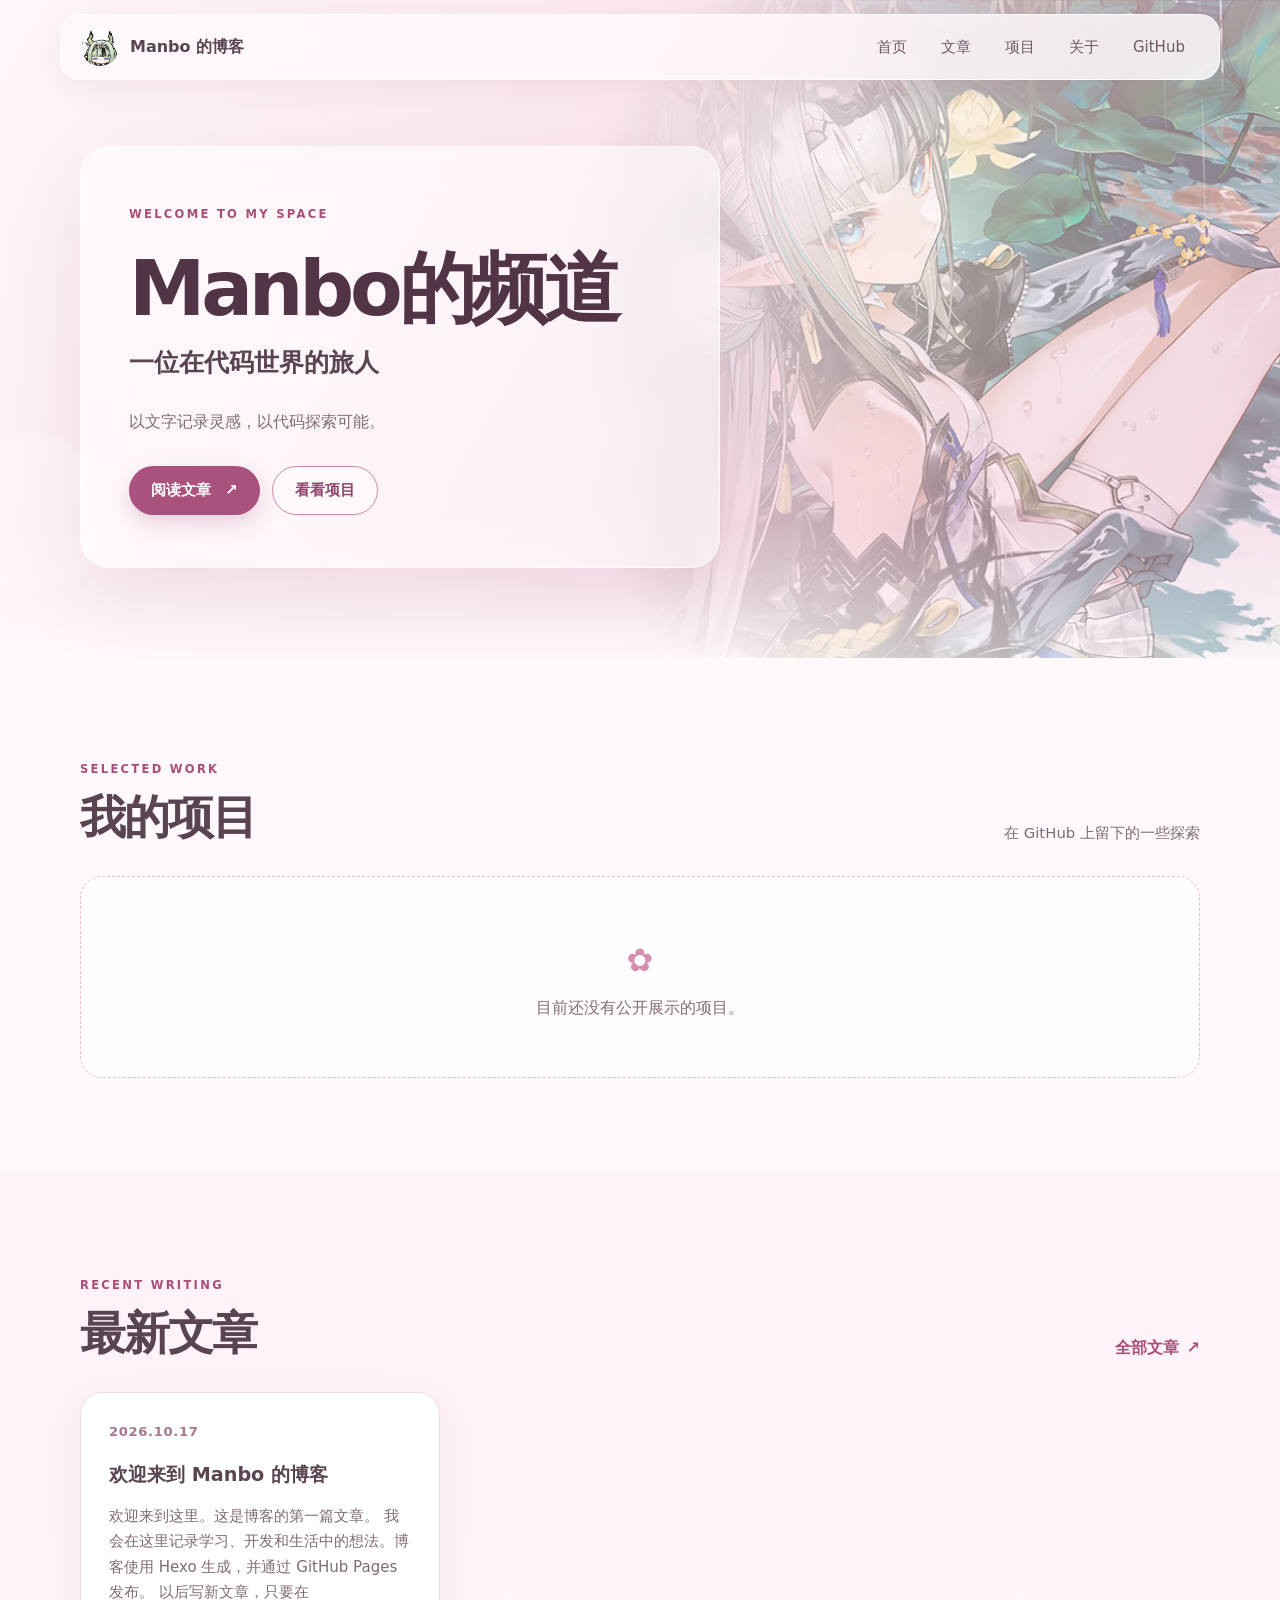
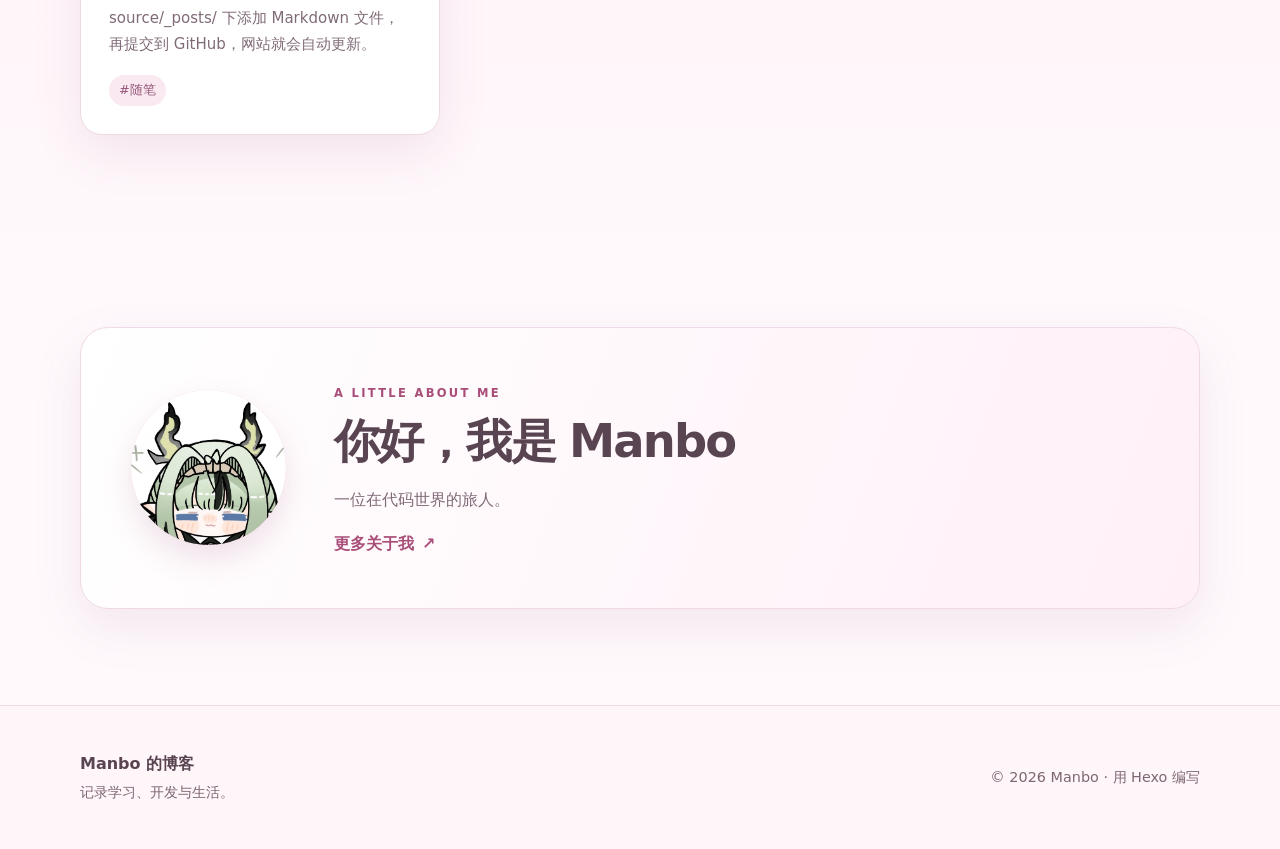
<file: index.html>
<!doctype html>
<html lang="zh-CN">
<head>
  <meta charset="utf-8">
  <meta name="viewport" content="width=device-width, initial-scale=1">
  <meta name="theme-color" content="#fff9fc">
  <meta name="description" content="Manbo 的个人博客，记录学习、开发与生活。">
  
  <link rel="canonical" href="https://manbomanbo.top/">
  <meta property="og:type" content="website">
  <meta property="og:title" content="Manbo 的博客">
  <meta property="og:url" content="https://manbomanbo.top/">
  <title>Manbo 的博客</title>
  <link rel="icon" type="image/svg+xml" href="/favicon.svg">
  <link rel="stylesheet" href="/css/manbo.css">
<meta name="generator" content="Hexo 8.1.2"></head>
<body class="">
  <a class="skip-link" href="#main-content">跳到正文</a>
  
  
<header class="site-header">
  <div class="nav-shell">
    <a class="brand" href="/" aria-label="Manbo 的博客，返回首页">
      <span class="avatar avatar-photo"><img src="/images/avatar.jpeg" alt=""></span>
      <span>Manbo 的博客</span>
    </a>
    <button class="menu-toggle" type="button" aria-controls="site-nav" aria-expanded="false" aria-label="打开导航菜单"><span></span><span></span><span></span></button>
    <nav id="site-nav" class="site-nav" aria-label="主导航">
      <a href="/">首页</a><a href="/archives/">文章</a><a href="/#projects">项目</a><a href="/about/">关于</a><a href="https://github.com/wenguozhong" target="_blank" rel="noopener noreferrer">GitHub</a>
    </nav>
  </div>
</header>

  <main id="main-content">
<section class="hero">
  <div class="hero-glow hero-glow-one"></div><div class="hero-glow hero-glow-two"></div>
  <picture class="hero-art" aria-hidden="true"><source media="(max-width: 700px)" srcset="[data-uri]"><img src="/images/hero.png" alt="" fetchpriority="high"></picture>
  <div class="container hero-content"><div class="hero-card">
    <span class="eyebrow">WELCOME TO MY SPACE</span>
    <h1>Manbo的频道</h1>
    <p class="hero-subtitle">一位在代码世界的旅人</p>
    <p class="hero-note">以文字记录灵感，以代码探索可能。</p>
    <div class="hero-actions"><a class="button button-primary" href="/archives/">阅读文章 <span aria-hidden="true">↗</span></a><a class="button button-ghost" href="#projects">看看项目</a></div>
  </div></div>
</section>
<section id="projects" class="section container">
  <div class="section-heading"><div><span class="eyebrow">SELECTED WORK</span><h2>我的项目</h2></div><p>在 GitHub 上留下的一些探索</p></div>
  <div class="empty-state"><span aria-hidden="true">✿</span><p>目前还没有公开展示的项目。</p></div>
</section>
<section class="section section-tinted"><div class="container">
  <div class="section-heading"><div><span class="eyebrow">RECENT WRITING</span><h2>最新文章</h2></div><a class="text-link" href="/archives/">全部文章 <span aria-hidden="true">↗</span></a></div>
  <div class="post-grid">
<article class="post-card">
  <div class="post-card-meta"><time datetime="2026-10-16T16:00:00.000Z">2026.10.17</time>
    
  </div>
  <h3><a href="/2026/10/17/welcome/">欢迎来到 Manbo 的博客</a></h3>
  <p>欢迎来到这里。这是博客的第一篇文章。 我会在这里记录学习、开发和生活中的想法。博客使用 Hexo 生成，并通过 GitHub Pages 发布。 以后写新文章，只要在 source/_posts/ 下添加 Markdown 文件，再提交到 GitHub，网站就会自动更新。</p>
  <div class="tag-list"><a href="/tags/%E9%9A%8F%E7%AC%94/">#随笔</a></div>
</article>
</div>
</div></section>
<section class="section container" id="about-preview"><div class="about-preview-card">
  <div class="about-avatar"><img src="/images/avatar.jpeg" alt="Manbo 的头像" loading="lazy"></div>
  <div><span class="eyebrow">A LITTLE ABOUT ME</span><h2>你好，我是 Manbo</h2><p>一位在代码世界的旅人。</p><a class="text-link" href="/about/">更多关于我 <span aria-hidden="true">↗</span></a></div>
</div></section>
</main>
  <footer class="site-footer">
  <div class="container footer-inner">
    <div><strong>Manbo 的博客</strong><p>记录学习、开发与生活。</p></div>
    <span>© 2026 Manbo · 用 Hexo 编写</span>
  </div>
</footer>

  <script src="/js/manbo.js" defer></script>
</body>
</html>
</file>
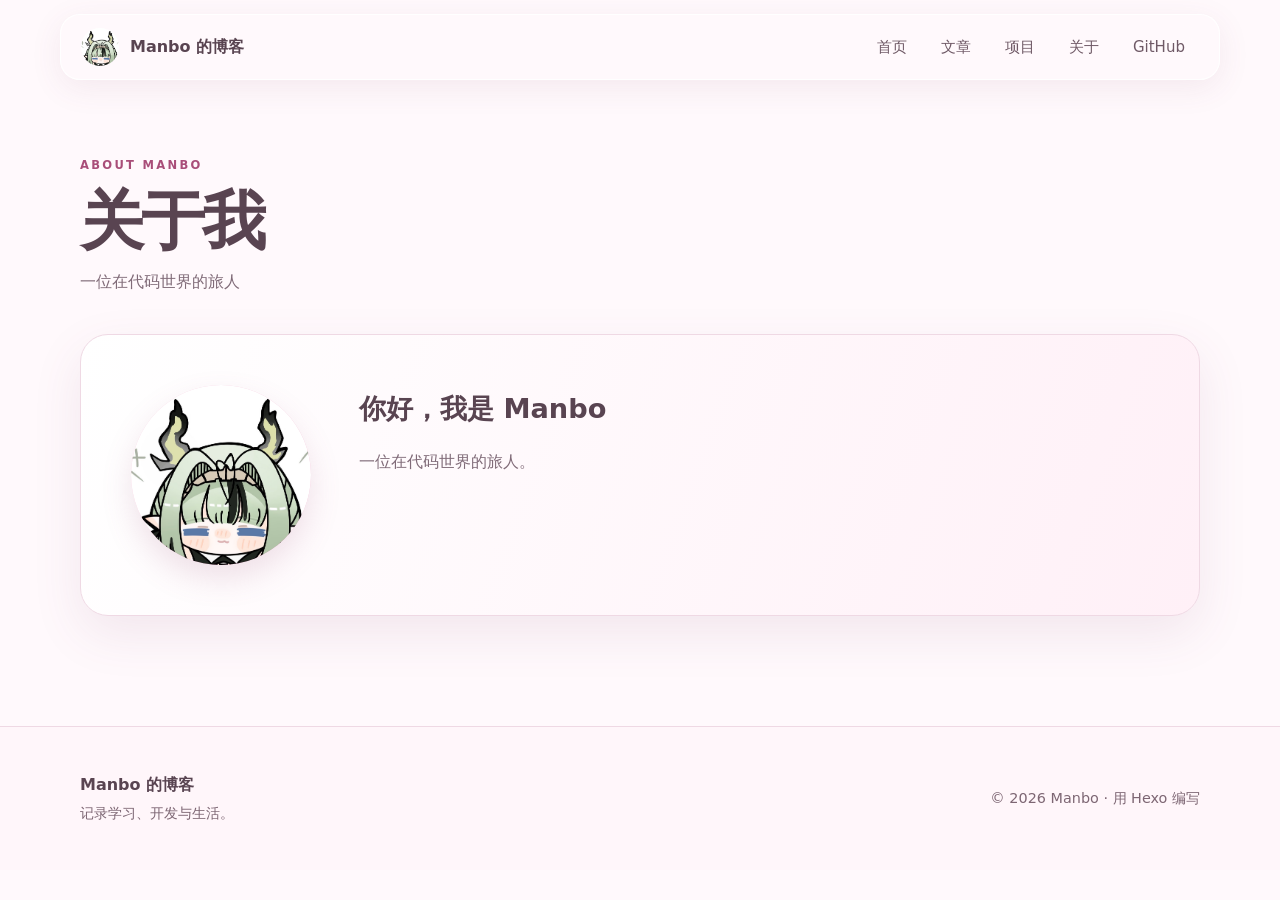
<file: about/index.html>
<!doctype html>
<html lang="zh-CN">
<head>
  <meta charset="utf-8">
  <meta name="viewport" content="width=device-width, initial-scale=1">
  <meta name="theme-color" content="#fff9fc">
  <meta name="description" content="Manbo 的个人博客，记录学习、开发与生活。">
  
  <link rel="canonical" href="https://manbomanbo.top/about/">
  <meta property="og:type" content="website">
  <meta property="og:title" content="关于我">
  <meta property="og:url" content="https://manbomanbo.top/about/">
  <title>关于我 · Manbo 的博客</title>
  <link rel="icon" type="image/svg+xml" href="/favicon.svg">
  <link rel="stylesheet" href="/css/manbo.css">
<meta name="generator" content="Hexo 8.1.2"></head>
<body class="">
  <a class="skip-link" href="#main-content">跳到正文</a>
  
  
<header class="site-header">
  <div class="nav-shell">
    <a class="brand" href="/" aria-label="Manbo 的博客，返回首页">
      <span class="avatar avatar-photo"><img src="/images/avatar.jpeg" alt=""></span>
      <span>Manbo 的博客</span>
    </a>
    <button class="menu-toggle" type="button" aria-controls="site-nav" aria-expanded="false" aria-label="打开导航菜单"><span></span><span></span><span></span></button>
    <nav id="site-nav" class="site-nav" aria-label="主导航">
      <a href="/">首页</a><a href="/archives/">文章</a><a href="/#projects">项目</a><a href="/about/">关于</a><a href="https://github.com/wenguozhong" target="_blank" rel="noopener noreferrer">GitHub</a>
    </nav>
  </div>
</header>

  <main id="main-content"><div class="page-shell container">
  
  <div class="page-heading"><span class="eyebrow">ABOUT MANBO</span><h1>关于我</h1><p>一位在代码世界的旅人</p></div>
  <section class="about-page-card">
    <div class="about-avatar about-avatar-large"><img src="/images/avatar.jpeg" alt="Manbo 的头像"></div>
    <div><h2>你好，我是 Manbo</h2><p>一位在代码世界的旅人。</p>
      
      
      
    </div>
  </section>
  
</div>
</main>
  <footer class="site-footer">
  <div class="container footer-inner">
    <div><strong>Manbo 的博客</strong><p>记录学习、开发与生活。</p></div>
    <span>© 2026 Manbo · 用 Hexo 编写</span>
  </div>
</footer>

  <script src="/js/manbo.js" defer></script>
</body>
</html>
</file>
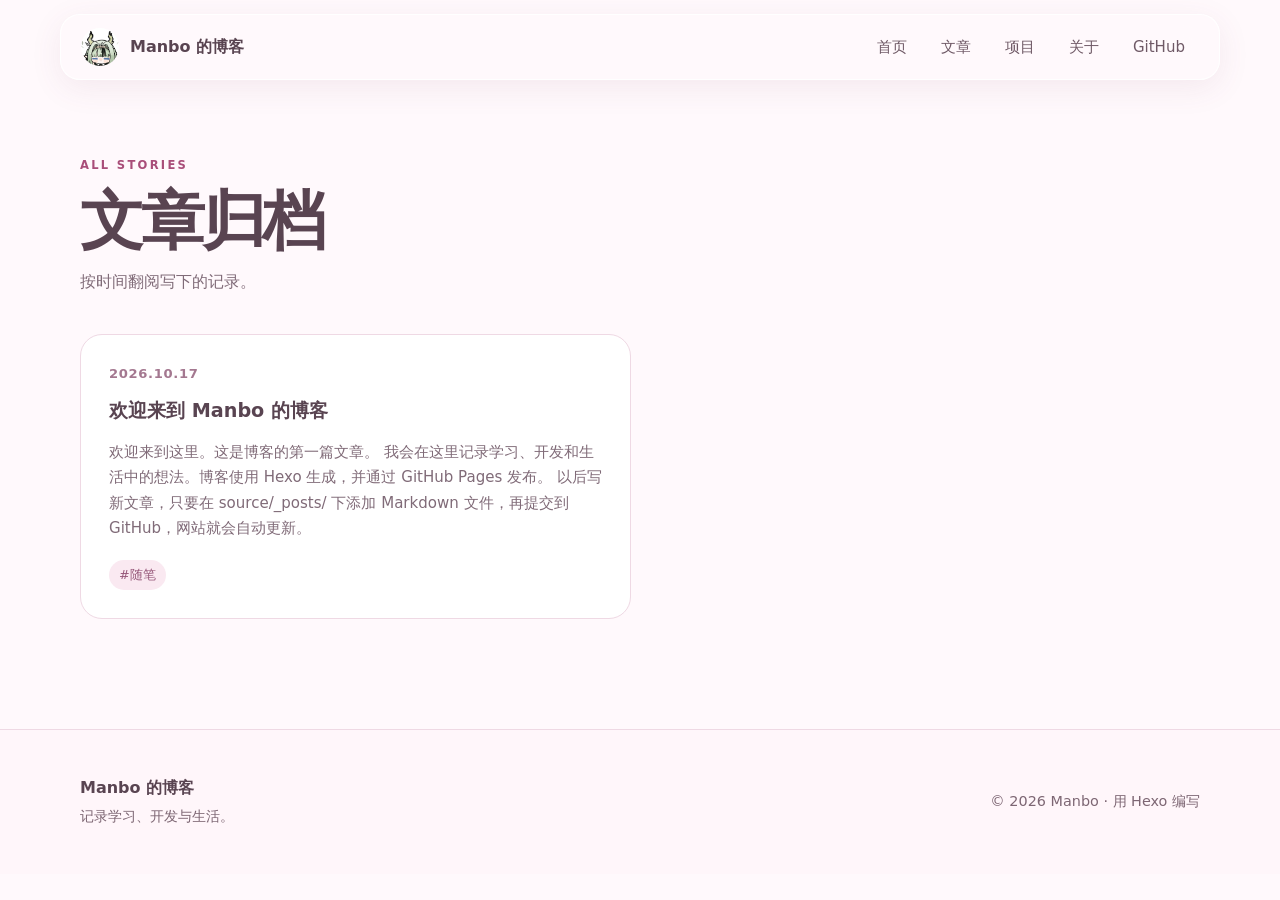
<file: archives/index.html>
<!doctype html>
<html lang="zh-CN">
<head>
  <meta charset="utf-8">
  <meta name="viewport" content="width=device-width, initial-scale=1">
  <meta name="theme-color" content="#fff9fc">
  <meta name="description" content="Manbo 的个人博客，记录学习、开发与生活。">
  
  <link rel="canonical" href="https://manbomanbo.top/archives/">
  <meta property="og:type" content="website">
  <meta property="og:title" content="Manbo 的博客">
  <meta property="og:url" content="https://manbomanbo.top/archives/">
  <title>Manbo 的博客</title>
  <link rel="icon" type="image/svg+xml" href="/favicon.svg">
  <link rel="stylesheet" href="/css/manbo.css">
<meta name="generator" content="Hexo 8.1.2"></head>
<body class="">
  <a class="skip-link" href="#main-content">跳到正文</a>
  
  
<header class="site-header">
  <div class="nav-shell">
    <a class="brand" href="/" aria-label="Manbo 的博客，返回首页">
      <span class="avatar avatar-photo"><img src="/images/avatar.jpeg" alt=""></span>
      <span>Manbo 的博客</span>
    </a>
    <button class="menu-toggle" type="button" aria-controls="site-nav" aria-expanded="false" aria-label="打开导航菜单"><span></span><span></span><span></span></button>
    <nav id="site-nav" class="site-nav" aria-label="主导航">
      <a href="/">首页</a><a href="/archives/">文章</a><a href="/#projects">项目</a><a href="/about/">关于</a><a href="https://github.com/wenguozhong" target="_blank" rel="noopener noreferrer">GitHub</a>
    </nav>
  </div>
</header>

  <main id="main-content"><div class="page-shell container">
  <div class="page-heading"><span class="eyebrow">ALL STORIES</span><h1>文章归档</h1><p>按时间翻阅写下的记录。</p></div>
  
  <div class="archive-list">
<article class="post-card">
  <div class="post-card-meta"><time datetime="2026-10-16T16:00:00.000Z">2026.10.17</time>
    
  </div>
  <h3><a href="/2026/10/17/welcome/">欢迎来到 Manbo 的博客</a></h3>
  <p>欢迎来到这里。这是博客的第一篇文章。 我会在这里记录学习、开发和生活中的想法。博客使用 Hexo 生成，并通过 GitHub Pages 发布。 以后写新文章，只要在 source/_posts/ 下添加 Markdown 文件，再提交到 GitHub，网站就会自动更新。</p>
  <div class="tag-list"><a href="/tags/%E9%9A%8F%E7%AC%94/">#随笔</a></div>
</article>
</div>
  
</div>
</main>
  <footer class="site-footer">
  <div class="container footer-inner">
    <div><strong>Manbo 的博客</strong><p>记录学习、开发与生活。</p></div>
    <span>© 2026 Manbo · 用 Hexo 编写</span>
  </div>
</footer>

  <script src="/js/manbo.js" defer></script>
</body>
</html>
</file>
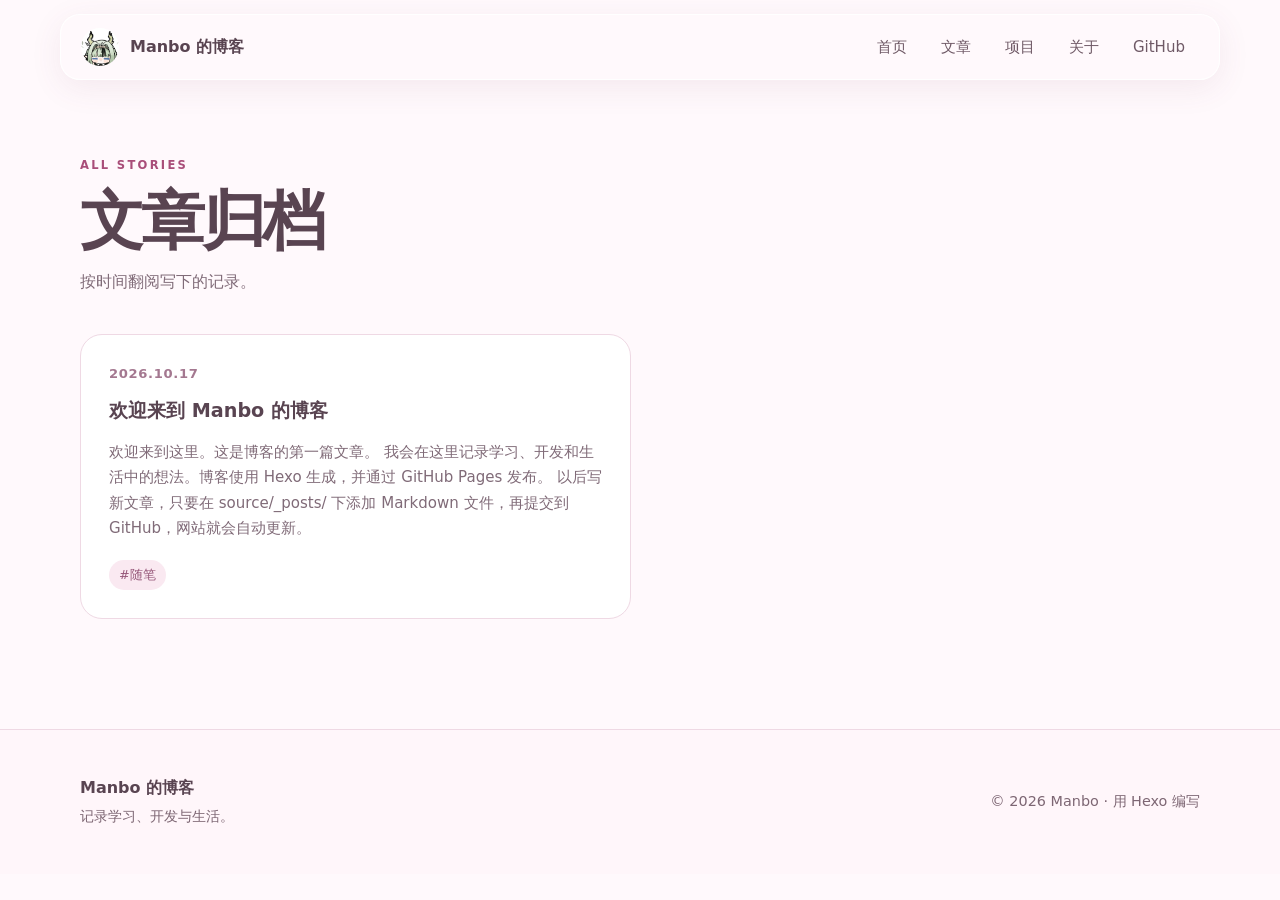
<file: archives/2026/index.html>
<!doctype html>
<html lang="zh-CN">
<head>
  <meta charset="utf-8">
  <meta name="viewport" content="width=device-width, initial-scale=1">
  <meta name="theme-color" content="#fff9fc">
  <meta name="description" content="Manbo 的个人博客，记录学习、开发与生活。">
  
  <link rel="canonical" href="https://manbomanbo.top/archives/2026/">
  <meta property="og:type" content="website">
  <meta property="og:title" content="Manbo 的博客">
  <meta property="og:url" content="https://manbomanbo.top/archives/2026/">
  <title>Manbo 的博客</title>
  <link rel="icon" type="image/svg+xml" href="/favicon.svg">
  <link rel="stylesheet" href="/css/manbo.css">
<meta name="generator" content="Hexo 8.1.2"></head>
<body class="">
  <a class="skip-link" href="#main-content">跳到正文</a>
  
  
<header class="site-header">
  <div class="nav-shell">
    <a class="brand" href="/" aria-label="Manbo 的博客，返回首页">
      <span class="avatar avatar-photo"><img src="/images/avatar.jpeg" alt=""></span>
      <span>Manbo 的博客</span>
    </a>
    <button class="menu-toggle" type="button" aria-controls="site-nav" aria-expanded="false" aria-label="打开导航菜单"><span></span><span></span><span></span></button>
    <nav id="site-nav" class="site-nav" aria-label="主导航">
      <a href="/">首页</a><a href="/archives/">文章</a><a href="/#projects">项目</a><a href="/about/">关于</a><a href="https://github.com/wenguozhong" target="_blank" rel="noopener noreferrer">GitHub</a>
    </nav>
  </div>
</header>

  <main id="main-content"><div class="page-shell container">
  <div class="page-heading"><span class="eyebrow">ALL STORIES</span><h1>文章归档</h1><p>按时间翻阅写下的记录。</p></div>
  
  <div class="archive-list">
<article class="post-card">
  <div class="post-card-meta"><time datetime="2026-10-16T16:00:00.000Z">2026.10.17</time>
    
  </div>
  <h3><a href="/2026/10/17/welcome/">欢迎来到 Manbo 的博客</a></h3>
  <p>欢迎来到这里。这是博客的第一篇文章。 我会在这里记录学习、开发和生活中的想法。博客使用 Hexo 生成，并通过 GitHub Pages 发布。 以后写新文章，只要在 source/_posts/ 下添加 Markdown 文件，再提交到 GitHub，网站就会自动更新。</p>
  <div class="tag-list"><a href="/tags/%E9%9A%8F%E7%AC%94/">#随笔</a></div>
</article>
</div>
  
</div>
</main>
  <footer class="site-footer">
  <div class="container footer-inner">
    <div><strong>Manbo 的博客</strong><p>记录学习、开发与生活。</p></div>
    <span>© 2026 Manbo · 用 Hexo 编写</span>
  </div>
</footer>

  <script src="/js/manbo.js" defer></script>
</body>
</html>
</file>
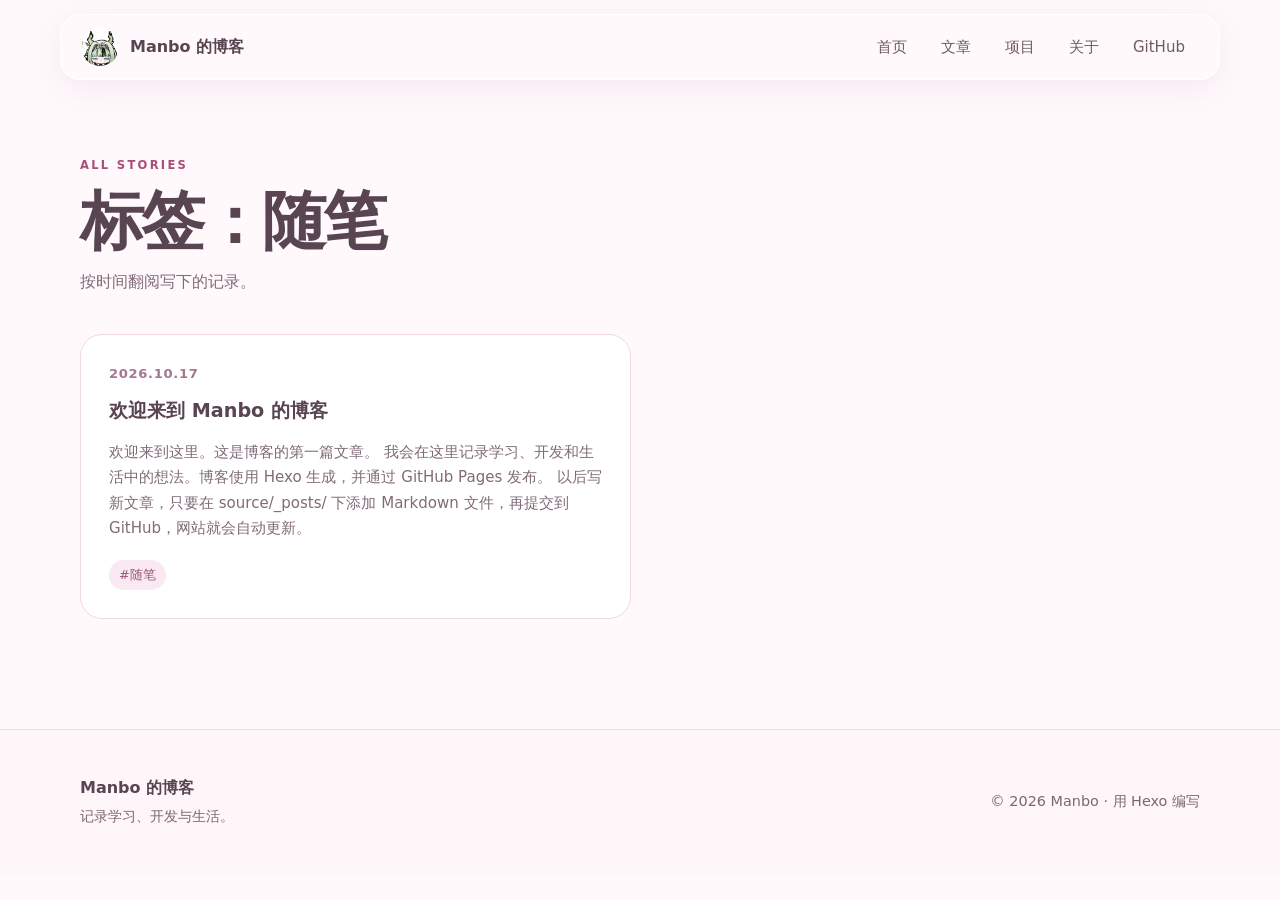
<file: tags/随笔/index.html>
<!doctype html>
<html lang="zh-CN">
<head>
  <meta charset="utf-8">
  <meta name="viewport" content="width=device-width, initial-scale=1">
  <meta name="theme-color" content="#fff9fc">
  <meta name="description" content="Manbo 的个人博客，记录学习、开发与生活。">
  
  <link rel="canonical" href="https://manbomanbo.top/tags/%E9%9A%8F%E7%AC%94/">
  <meta property="og:type" content="website">
  <meta property="og:title" content="Manbo 的博客">
  <meta property="og:url" content="https://manbomanbo.top/tags/%E9%9A%8F%E7%AC%94/">
  <title>Manbo 的博客</title>
  <link rel="icon" type="image/svg+xml" href="/favicon.svg">
  <link rel="stylesheet" href="/css/manbo.css">
<meta name="generator" content="Hexo 8.1.2"></head>
<body class="">
  <a class="skip-link" href="#main-content">跳到正文</a>
  
  
<header class="site-header">
  <div class="nav-shell">
    <a class="brand" href="/" aria-label="Manbo 的博客，返回首页">
      <span class="avatar avatar-photo"><img src="/images/avatar.jpeg" alt=""></span>
      <span>Manbo 的博客</span>
    </a>
    <button class="menu-toggle" type="button" aria-controls="site-nav" aria-expanded="false" aria-label="打开导航菜单"><span></span><span></span><span></span></button>
    <nav id="site-nav" class="site-nav" aria-label="主导航">
      <a href="/">首页</a><a href="/archives/">文章</a><a href="/#projects">项目</a><a href="/about/">关于</a><a href="https://github.com/wenguozhong" target="_blank" rel="noopener noreferrer">GitHub</a>
    </nav>
  </div>
</header>

  <main id="main-content"><div class="page-shell container">
  <div class="page-heading"><span class="eyebrow">ALL STORIES</span><h1>标签：随笔</h1><p>按时间翻阅写下的记录。</p></div>
  
  <div class="archive-list">
<article class="post-card">
  <div class="post-card-meta"><time datetime="2026-10-16T16:00:00.000Z">2026.10.17</time>
    
  </div>
  <h3><a href="/2026/10/17/welcome/">欢迎来到 Manbo 的博客</a></h3>
  <p>欢迎来到这里。这是博客的第一篇文章。 我会在这里记录学习、开发和生活中的想法。博客使用 Hexo 生成，并通过 GitHub Pages 发布。 以后写新文章，只要在 source/_posts/ 下添加 Markdown 文件，再提交到 GitHub，网站就会自动更新。</p>
  <div class="tag-list"><a href="/tags/%E9%9A%8F%E7%AC%94/">#随笔</a></div>
</article>
</div>
  
</div>

</main>
  <footer class="site-footer">
  <div class="container footer-inner">
    <div><strong>Manbo 的博客</strong><p>记录学习、开发与生活。</p></div>
    <span>© 2026 Manbo · 用 Hexo 编写</span>
  </div>
</footer>

  <script src="/js/manbo.js" defer></script>
</body>
</html>
</file>
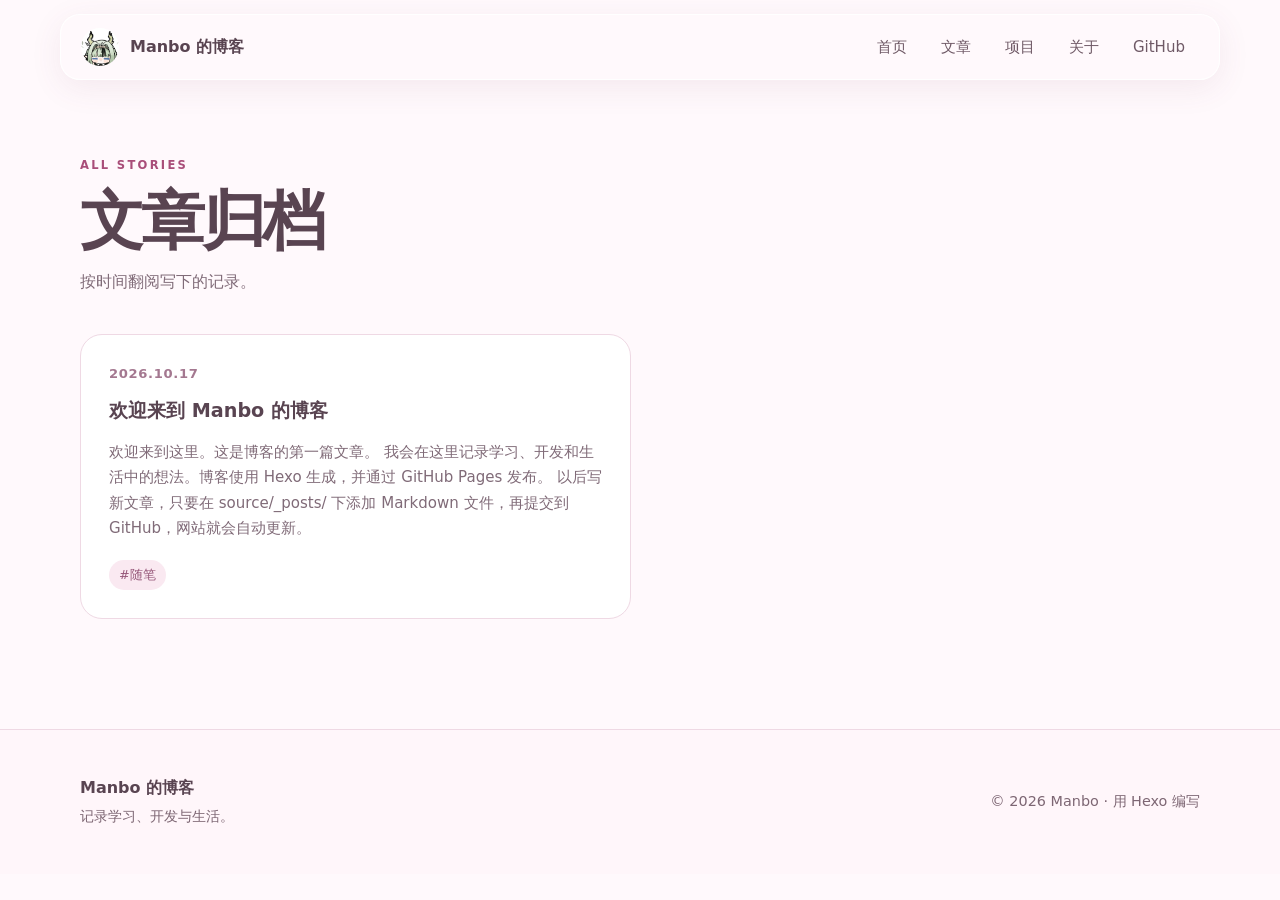
<file: archives/2026/10/index.html>
<!doctype html>
<html lang="zh-CN">
<head>
  <meta charset="utf-8">
  <meta name="viewport" content="width=device-width, initial-scale=1">
  <meta name="theme-color" content="#fff9fc">
  <meta name="description" content="Manbo 的个人博客，记录学习、开发与生活。">
  
  <link rel="canonical" href="https://manbomanbo.top/archives/2026/10/">
  <meta property="og:type" content="website">
  <meta property="og:title" content="Manbo 的博客">
  <meta property="og:url" content="https://manbomanbo.top/archives/2026/10/">
  <title>Manbo 的博客</title>
  <link rel="icon" type="image/svg+xml" href="/favicon.svg">
  <link rel="stylesheet" href="/css/manbo.css">
<meta name="generator" content="Hexo 8.1.2"></head>
<body class="">
  <a class="skip-link" href="#main-content">跳到正文</a>
  
  
<header class="site-header">
  <div class="nav-shell">
    <a class="brand" href="/" aria-label="Manbo 的博客，返回首页">
      <span class="avatar avatar-photo"><img src="/images/avatar.jpeg" alt=""></span>
      <span>Manbo 的博客</span>
    </a>
    <button class="menu-toggle" type="button" aria-controls="site-nav" aria-expanded="false" aria-label="打开导航菜单"><span></span><span></span><span></span></button>
    <nav id="site-nav" class="site-nav" aria-label="主导航">
      <a href="/">首页</a><a href="/archives/">文章</a><a href="/#projects">项目</a><a href="/about/">关于</a><a href="https://github.com/wenguozhong" target="_blank" rel="noopener noreferrer">GitHub</a>
    </nav>
  </div>
</header>

  <main id="main-content"><div class="page-shell container">
  <div class="page-heading"><span class="eyebrow">ALL STORIES</span><h1>文章归档</h1><p>按时间翻阅写下的记录。</p></div>
  
  <div class="archive-list">
<article class="post-card">
  <div class="post-card-meta"><time datetime="2026-10-16T16:00:00.000Z">2026.10.17</time>
    
  </div>
  <h3><a href="/2026/10/17/welcome/">欢迎来到 Manbo 的博客</a></h3>
  <p>欢迎来到这里。这是博客的第一篇文章。 我会在这里记录学习、开发和生活中的想法。博客使用 Hexo 生成，并通过 GitHub Pages 发布。 以后写新文章，只要在 source/_posts/ 下添加 Markdown 文件，再提交到 GitHub，网站就会自动更新。</p>
  <div class="tag-list"><a href="/tags/%E9%9A%8F%E7%AC%94/">#随笔</a></div>
</article>
</div>
  
</div>
</main>
  <footer class="site-footer">
  <div class="container footer-inner">
    <div><strong>Manbo 的博客</strong><p>记录学习、开发与生活。</p></div>
    <span>© 2026 Manbo · 用 Hexo 编写</span>
  </div>
</footer>

  <script src="/js/manbo.js" defer></script>
</body>
</html>
</file>
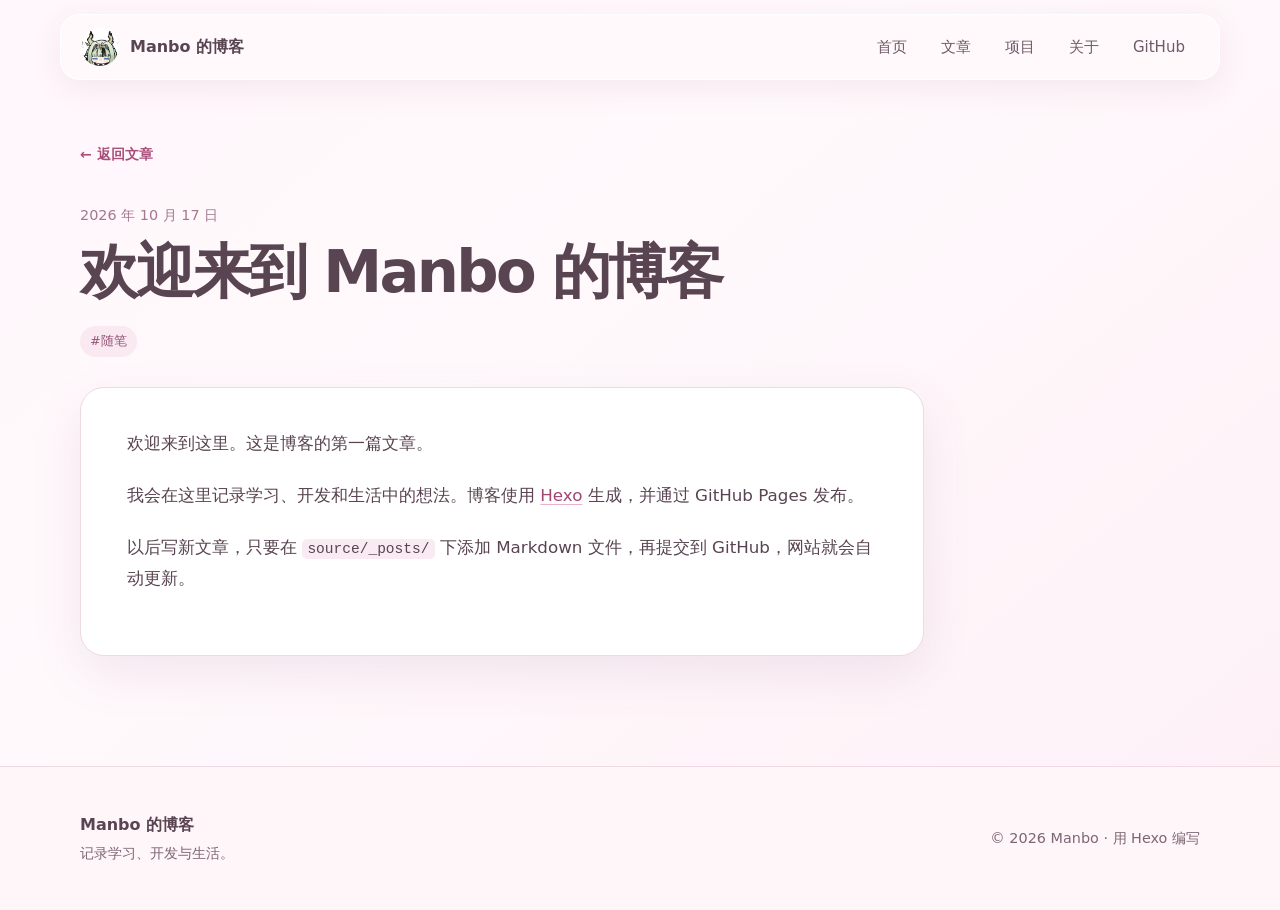
<file: 2026/10/17/welcome/index.html>
<!doctype html>
<html lang="zh-CN">
<head>
  <meta charset="utf-8">
  <meta name="viewport" content="width=device-width, initial-scale=1">
  <meta name="theme-color" content="#fff9fc">
  <meta name="description" content="Manbo 的个人博客，记录学习、开发与生活。">
  
  <link rel="canonical" href="https://manbomanbo.top/2026/10/17/welcome/">
  <meta property="og:type" content="article">
  <meta property="og:title" content="欢迎来到 Manbo 的博客">
  <meta property="og:url" content="https://manbomanbo.top/2026/10/17/welcome/">
  <title>欢迎来到 Manbo 的博客 · Manbo 的博客</title>
  <link rel="icon" type="image/svg+xml" href="/favicon.svg">
  <link rel="stylesheet" href="/css/manbo.css">
<meta name="generator" content="Hexo 8.1.2"></head>
<body class="is-post">
  <a class="skip-link" href="#main-content">跳到正文</a>
  <div class="reading-progress" aria-hidden="true"></div>
  
<header class="site-header">
  <div class="nav-shell">
    <a class="brand" href="/" aria-label="Manbo 的博客，返回首页">
      <span class="avatar avatar-photo"><img src="/images/avatar.jpeg" alt=""></span>
      <span>Manbo 的博客</span>
    </a>
    <button class="menu-toggle" type="button" aria-controls="site-nav" aria-expanded="false" aria-label="打开导航菜单"><span></span><span></span><span></span></button>
    <nav id="site-nav" class="site-nav" aria-label="主导航">
      <a href="/">首页</a><a href="/archives/">文章</a><a href="/#projects">项目</a><a href="/about/">关于</a><a href="https://github.com/wenguozhong" target="_blank" rel="noopener noreferrer">GitHub</a>
    </nav>
  </div>
</header>

  <main id="main-content"><div class="post-shell container">
  <header class="post-heading"><a class="back-link" href="/archives/">← 返回文章</a><div class="post-date"><time datetime="2026-10-16T16:00:00.000Z">2026 年 10 月 17 日</time></div><h1>欢迎来到 Manbo 的博客</h1>
      <div class="tag-list"><a href="/tags/%E9%9A%8F%E7%AC%94/">#随笔</a></div>
  </header>
  <article class="prose post-content" id="post-content"><p>欢迎来到这里。这是博客的第一篇文章。</p>
<p>我会在这里记录学习、开发和生活中的想法。博客使用 <a target="_blank" rel="noopener" href="https://hexo.io/">Hexo</a> 生成，并通过 GitHub Pages 发布。</p>
<p>以后写新文章，只要在 <code>source/_posts/</code> 下添加 Markdown 文件，再提交到 GitHub，网站就会自动更新。</p>
</article>
  <aside class="toc-shell" aria-label="文章目录"><details class="toc-details"><summary>本文目录</summary><nav class="toc-nav" aria-label="章节导航"></nav></details></aside>
</div>
<dialog class="lightbox" aria-label="图片预览"><div class="lightbox-toolbar"><span class="lightbox-alt"></span><button type="button" class="lightbox-reset" aria-label="重置图片缩放">重置</button><button type="button" class="lightbox-close" aria-label="关闭图片预览">关闭</button></div><div class="lightbox-stage"><img alt=""></div></dialog>
</main>
  <footer class="site-footer">
  <div class="container footer-inner">
    <div><strong>Manbo 的博客</strong><p>记录学习、开发与生活。</p></div>
    <span>© 2026 Manbo · 用 Hexo 编写</span>
  </div>
</footer>

  <script src="/js/manbo.js" defer></script>
</body>
</html>
</file>
<file: css/manbo.css>
:root{color-scheme:light;--pink:#f5b8d0;--deep:#a94e79;--pale:#f9d6e6;--cream:#fff9fc;--line:#efd9e4;--ink:#594451;--muted:#806b78;--shadow:0 18px 50px rgba(128,70,105,.10);font-family:Inter,"PingFang SC","Microsoft YaHei",system-ui,sans-serif;font-size:16px}
*{box-sizing:border-box}html{scroll-behavior:smooth;scroll-padding-top:110px}body{margin:0;background:var(--cream);color:var(--ink);line-height:1.75;overflow-x:hidden}button,input{font:inherit}a{color:inherit;text-decoration:none}img{max-width:100%}button,a,summary{outline-offset:4px}a:focus-visible,button:focus-visible,summary:focus-visible{outline:3px solid var(--deep);border-radius:6px}.container{width:min(1120px,calc(100% - 48px));margin-inline:auto}.skip-link{position:fixed;top:-60px;left:16px;z-index:100;padding:8px 14px;background:#fff;border-radius:10px}.skip-link:focus{top:12px}.reading-progress{position:fixed;top:0;left:0;z-index:30;width:0;height:3px;background:linear-gradient(90deg,var(--pink),var(--deep));pointer-events:none}.site-header{position:sticky;top:0;z-index:20;padding:14px 20px 0;pointer-events:none}.nav-shell{width:min(1160px,100%);height:66px;margin:auto;padding:0 20px;display:flex;align-items:center;justify-content:space-between;gap:22px;border:1px solid rgba(255,255,255,.84);border-radius:20px;background:rgba(255,249,252,.82);box-shadow:0 8px 32px rgba(128,70,105,.09);backdrop-filter:blur(18px);pointer-events:auto}.brand{display:inline-flex;align-items:center;gap:11px;font-weight:750;white-space:nowrap}.avatar{width:38px;height:38px;border-radius:50%;object-fit:cover;display:grid;place-items:center;flex:none}.avatar-fallback,.about-avatar{background:linear-gradient(145deg,#f9d6e6,#eaa0c2);color:#7e355c}.avatar-fallback{font-family:Georgia,serif;font-size:21px;font-weight:700}.site-nav{display:flex;align-items:center;gap:6px}.site-nav a{padding:8px 14px;border-radius:12px;font-size:.94rem;color:#6f5966;transition:background .2s,color .2s}.site-nav a:hover{background:#f9e8f0;color:var(--deep)}.menu-toggle{display:none;border:0;background:transparent;padding:10px;cursor:pointer}.menu-toggle span{display:block;width:22px;height:2px;margin:4px 0;background:var(--ink);border-radius:2px}
.eyebrow{color:var(--deep);font-size:.72rem;font-weight:800;letter-spacing:.2em}.hero{position:relative;min-height:620px;margin-top:-80px;padding:146px 0 90px;overflow:hidden;background:linear-gradient(120deg,#fff7fb 0%,#fbe5ee 48%,#f7c6dc 100%)}.hero::after{content:"";position:absolute;inset:0;background:radial-gradient(circle at 73% 33%,rgba(255,255,255,.72),transparent 28%),linear-gradient(180deg,transparent 80%,var(--cream));pointer-events:none}.hero-glow{position:absolute;border-radius:50%;filter:blur(3px);pointer-events:none}.hero-glow-one{width:280px;height:280px;top:90px;right:14%;background:rgba(255,255,255,.38)}.hero-glow-two{width:160px;height:160px;left:-50px;bottom:65px;background:rgba(255,255,255,.34)}.hero-content{position:relative;z-index:2}.hero-card{width:min(610px,100%);padding:58px 60px;border:1px solid rgba(255,255,255,.78);border-radius:30px;background:rgba(255,255,255,.53);box-shadow:0 28px 85px rgba(142,76,112,.12);backdrop-filter:blur(22px)}.hero h1{margin:17px 0 8px;font-size:clamp(2.8rem,6vw,5rem);line-height:1.16;letter-spacing:-.055em;color:#523447}.hero-subtitle{margin:0;font-size:clamp(1.14rem,2.5vw,1.55rem);font-weight:600}.hero-note{margin:24px 0 30px;color:#816a78}.hero-actions{display:flex;flex-wrap:wrap;gap:12px}.button{display:inline-flex;align-items:center;justify-content:center;gap:14px;min-height:46px;padding:10px 22px;border-radius:100px;font-weight:700;font-size:.94rem;transition:transform .2s,box-shadow .2s}.button:hover{transform:translateY(-2px)}.button-primary{background:#aa527e;color:white;box-shadow:0 8px 20px rgba(170,82,126,.23)}.button-ghost{border:1px solid #c788a6;color:#8e466d;background:rgba(255,255,255,.38)}.hero-art{position:absolute;z-index:1;right:max(1%,calc((100vw - 1220px)/2));bottom:0;width:min(48vw,650px);height:86%;display:flex;align-items:end;justify-content:center;opacity:.72;pointer-events:none}.hero-art img{width:100%;height:100%;object-fit:contain;object-position:center bottom}
.section{padding-block:96px;scroll-margin-top:100px}.section-tinted{background:linear-gradient(180deg,#fff2f8,#fff8fb)}.section-heading{display:flex;align-items:end;justify-content:space-between;gap:24px;margin-bottom:30px}.section-heading h2,.about-preview-card h2{margin:6px 0 0;font-size:clamp(2rem,4vw,2.9rem);line-height:1.25;letter-spacing:-.04em}.section-heading p{margin:0;color:var(--muted);font-size:.93rem}.text-link{display:inline-flex;align-items:center;gap:8px;color:var(--deep);font-weight:750}.text-link:hover{text-decoration:underline;text-underline-offset:4px}.project-grid,.post-grid{display:grid;grid-template-columns:repeat(3,minmax(0,1fr));gap:20px}.project-card,.post-card{min-width:0;padding:28px;border:1px solid var(--line);border-radius:22px;background:#fff;box-shadow:var(--shadow);transition:transform .2s,box-shadow .2s}.project-card:hover,.post-card:hover{transform:translateY(-3px);box-shadow:0 22px 48px rgba(128,70,105,.15)}.project-icon{width:43px;height:43px;display:grid;place-items:center;border-radius:14px;background:#fce7f0;color:var(--deep);font-size:1.35rem}.project-card h3,.post-card h3{margin:18px 0 8px;font-size:1.2rem;line-height:1.4;overflow-wrap:anywhere}.project-card h3 a:hover,.post-card h3 a:hover{color:var(--deep)}.project-card p,.post-card p{color:var(--muted);font-size:.94rem;line-height:1.7}.project-card p{min-height:3.4em}.project-meta{display:flex;justify-content:space-between;gap:10px;padding-top:18px;margin-top:18px;border-top:1px solid #f5e5ed;color:#8f7081;font-size:.84rem}.post-card-meta{color:#a47890;font-size:.82rem;font-weight:650;letter-spacing:.05em}.tag-list{display:flex;flex-wrap:wrap;gap:8px;margin-top:18px}.tag-list a,.pill-list li{padding:4px 10px;border-radius:100px;background:#fae9f1;color:#965779;font-size:.8rem}.tag-list a:hover{background:#f4d2e2}.empty-state{padding:55px 24px;border:1px dashed #e9bdd1;border-radius:22px;text-align:center;color:var(--muted);background:rgba(255,255,255,.6)}.empty-state span{font-size:2rem;color:#d58eaf}.empty-state p{margin:6px 0 0}.about-preview-card,.about-page-card{display:flex;align-items:center;gap:48px;padding:50px;border:1px solid var(--line);border-radius:28px;background:linear-gradient(110deg,#fff,#fff0f7);box-shadow:var(--shadow)}.about-avatar{width:155px;height:155px;display:grid;place-items:center;border-radius:50%;flex:none;font:700 5rem Georgia,serif;box-shadow:0 14px 30px rgba(160,88,126,.17);overflow:hidden}.about-avatar img{width:100%;height:100%;object-fit:cover}.about-preview-card p,.about-page-card p{color:var(--muted)}.site-footer{border-top:1px solid var(--line);background:#fff6fa}.footer-inner{display:flex;align-items:center;justify-content:space-between;gap:20px;padding-block:44px;color:#7d6673;font-size:.9rem}.footer-inner strong{color:var(--ink);font-size:1rem}.footer-inner p{margin:2px 0 0}
.page-shell{min-height:55vh;padding-block:70px 110px}.page-heading{margin-bottom:38px}.page-heading h1{margin:5px 0 8px;font-size:clamp(2.5rem,5vw,4rem);line-height:1.2;letter-spacing:-.05em}.page-heading p{margin:0;color:var(--muted)}.archive-list{display:grid;grid-template-columns:repeat(2,minmax(0,1fr));gap:18px}.archive-list .post-card{box-shadow:none}.archive-list .post-card h3{margin-top:12px}.pagination{display:flex;align-items:center;justify-content:space-between;gap:18px;margin-top:32px;color:var(--muted);font-size:.9rem}.pagination .page-number,.pagination .extend{display:inline-block;padding:5px 12px;margin-left:5px;border:1px solid var(--line);border-radius:9px;background:#fff}.pagination .current{background:#a94e79;color:#fff;border-color:#a94e79}.about-page-card{align-items:flex-start}.about-avatar-large{width:180px;height:180px}.about-page-card h2{margin:0;font-size:1.7rem}.about-page-card h3{margin:24px 0 8px;font-size:1rem}.pill-list,.social-list{display:flex;flex-wrap:wrap;gap:8px;list-style:none;padding:0;margin:0}.social-list a{color:var(--deep);font-weight:700}.page-prose{max-width:800px}
.is-post{background:linear-gradient(140deg,#fff7fb 0%,#fff9fc 38%,#fdf0f6 100%)}.post-shell{display:grid;grid-template-columns:minmax(0,1fr) 230px;gap:46px;align-items:start;padding-block:60px 110px}.post-main{min-width:0}.post-heading{padding:0 0 30px}.back-link{color:var(--deep);font-size:.88rem;font-weight:700}.back-link:hover{text-decoration:underline}.post-date{margin-top:35px;color:#a47890;font-size:.9rem}.post-heading h1{margin:8px 0 10px;font-size:clamp(2.35rem,5vw,3.7rem);line-height:1.22;letter-spacing:-.045em}.post-content,.page-prose{padding:40px 46px;border:1px solid var(--line);border-radius:24px;background:#fff;box-shadow:var(--shadow)}.prose{font-size:1.045rem;line-height:1.82;overflow-wrap:anywhere}.prose>*:first-child{margin-top:0}.prose h2,.prose h3{scroll-margin-top:105px;line-height:1.4;color:#513847}.prose h2{margin:2.3em 0 .8em;font-size:1.6rem}.prose h3{margin:1.8em 0 .65em;font-size:1.28rem}.prose p,.prose ul,.prose ol{margin:0 0 1.3em}.prose a{color:#a34573;text-decoration:underline;text-decoration-color:#e9b2ce;text-underline-offset:3px}.prose a:hover{color:#732e54}.prose img{height:auto;border-radius:10px}.post-content img{cursor:zoom-in}.prose blockquote{margin:1.8em 0;padding:15px 24px;border-left:4px solid var(--pink);border-radius:0 12px 12px 0;background:#fff4f9;color:#735967}.prose blockquote>*:last-child{margin-bottom:0}.prose table{display:block;max-width:100%;overflow:auto;border-collapse:collapse;margin:1.6em 0}.prose th,.prose td{border:1px solid var(--line);padding:9px 14px;text-align:left}.prose th{background:#fff3f8}.prose code{padding:.15em .35em;border-radius:5px;background:#f9ebf2;font: .87em/1.5 "Cascadia Code",Consolas,monospace}.prose pre{max-width:100%;overflow-x:auto;font: .85rem/1.65 "Cascadia Code",Consolas,monospace;tab-size:2}.prose pre code{padding:0;background:none;color:inherit}.prose figure.highlight,.prose pre{border-radius:13px;background:#252033;color:#f2eaf4}.prose figure.highlight{max-width:100%;margin:1.5em 0;overflow:hidden}.prose figure.highlight table{display:table;width:100%;margin:0;overflow:visible;border:0}.prose figure.highlight td{padding:0;border:0;vertical-align:top}.prose figure.highlight .gutter{width:1%;padding:14px 10px 14px 18px;color:#907e99;text-align:right;user-select:none}.prose figure.highlight .code{width:100%;padding:14px 18px 14px 0}.prose figure.highlight pre{margin:0;padding:0;border-radius:0;background:transparent}.prose figure.highlight .code pre{overflow-x:auto}.prose figure.highlight figcaption{padding:10px 18px;color:#c6b0cc;border-bottom:1px solid #40354a;font-size:.8rem}.code-panel{max-width:100%;margin:1.6em 0;border-radius:13px;background:#252033;overflow:hidden}.code-panel figure.highlight,.code-panel pre{margin:0!important;border-radius:0!important}.code-toolbar{display:flex;align-items:center;justify-content:space-between;gap:12px;padding:7px 14px;border-bottom:1px solid #40354a;color:#cdbad3;font: .78rem/1.4 "Cascadia Code",Consolas,monospace}.code-toolbar button{padding:4px 9px;border:1px solid #65556d;border-radius:7px;background:#342b40;color:#f9edf8;cursor:pointer}.code-toolbar button:hover{background:#53415f}.toc-shell{position:sticky;top:110px;padding-top:75px}.toc-details{border-left:1px solid var(--line);padding-left:22px}.toc-details summary{list-style:none;font-weight:750;font-size:.86rem;color:#795b6c;cursor:default}.toc-details summary::-webkit-details-marker{display:none}.toc-nav{display:grid;gap:4px;margin-top:14px}.toc-nav a{display:block;padding:5px 8px;border-radius:7px;color:#8b7280;font-size:.83rem;line-height:1.45}.toc-nav a.level-3{padding-left:22px}.toc-nav a:hover,.toc-nav a.active{background:#fbe7f0;color:#9c4c74}.lightbox{position:fixed;inset:0;width:100vw;height:100vh;max-width:none;max-height:none;margin:0;padding:0;border:0;background:rgba(27,17,33,.93);color:#fff;overflow:hidden}.lightbox::backdrop{background:rgba(27,17,33,.93)}.lightbox-toolbar{height:58px;display:flex;align-items:center;gap:10px;padding:0 20px}.lightbox-alt{flex:1;min-width:0;white-space:nowrap;overflow:hidden;text-overflow:ellipsis;font-size:.85rem}.lightbox-toolbar button{padding:6px 12px;border:1px solid #a996b1;border-radius:7px;background:transparent;color:#fff;cursor:pointer}.lightbox-stage{height:calc(100% - 58px);display:grid;place-items:center;overflow:hidden;touch-action:none}.lightbox-stage img{max-width:90vw;max-height:83vh;object-fit:contain;cursor:grab;user-select:none;touch-action:none;transform:translate(var(--pan-x,0px),var(--pan-y,0px)) scale(var(--zoom,1))}.lightbox-stage img:active{cursor:grabbing}
@media(max-width:900px){.project-grid,.post-grid{grid-template-columns:repeat(2,minmax(0,1fr))}.post-shell{grid-template-columns:minmax(0,1fr) 185px;gap:20px}.post-content{padding:30px}.hero-art{right:-12%;width:60vw;opacity:.52}}
@media(max-width:700px){.container{width:min(100% - 32px,1120px)}.site-header{padding:10px 12px 0}.nav-shell{height:58px;padding:0 13px;border-radius:16px}.brand{font-size:.93rem}.avatar{width:34px;height:34px}.menu-toggle{display:block}.site-nav{position:absolute;top:76px;left:12px;right:12px;display:none;flex-direction:column;align-items:stretch;gap:0;padding:9px;border:1px solid var(--line);border-radius:16px;background:rgba(255,249,252,.97);box-shadow:var(--shadow)}.site-nav.is-open{display:flex}.site-nav a{padding:11px 14px}.hero{min-height:550px;margin-top:-68px;padding:128px 0 68px;background:linear-gradient(145deg,#fff7fb,#f9d6e6)}.hero-art{display:none}.hero-card{padding:34px 28px;border-radius:22px}.hero h1{font-size:clamp(2.8rem,11vw,4.2rem)}.hero-note{margin:20px 0 24px}.section{padding-block:66px}.section-heading{align-items:start;flex-direction:column;gap:8px}.project-grid,.post-grid,.archive-list{grid-template-columns:1fr}.project-card p{min-height:0}.about-preview-card,.about-page-card{align-items:start;flex-direction:column;gap:24px;padding:30px}.about-avatar{width:110px;height:110px;font-size:3.5rem}.footer-inner{align-items:start;flex-direction:column}.page-shell{padding-block:52px 80px}.post-shell{display:flex;flex-direction:column;gap:24px;padding-block:38px 80px}.post-main{width:100%}.post-heading{padding-bottom:20px}.post-date{margin-top:24px}.post-content,.page-prose{padding:26px 20px}.prose{font-size:1rem}.toc-shell{order:-1;position:static;width:100%;padding:0}.toc-details{padding:10px 16px;border:1px solid var(--line);border-radius:12px;background:#fff}.toc-details summary{cursor:pointer;list-style:revert}.toc-nav{max-height:45vh;overflow:auto}.pagination{align-items:start;flex-direction:column}}
@media(max-width:420px){.hero-card{padding:30px 22px}.hero-actions{align-items:stretch;flex-direction:column}.button{width:100%}.post-card,.project-card{padding:23px}.post-content,.page-prose{padding:24px 16px}.prose figure.highlight .gutter{padding-left:8px}.prose figure.highlight .code{padding-right:8px}}
@media(prefers-reduced-motion:reduce){html{scroll-behavior:auto}*,*::before,*::after{animation-duration:.01ms!important;transition-duration:.01ms!important}}
.post-shell{grid-template-areas:"heading toc" "content toc";gap:0 46px}.post-heading{grid-area:heading;min-width:0}.post-content{grid-area:content;min-width:0}.toc-shell{grid-area:toc}
@media(max-width:900px){.post-shell{gap:0 20px}}
@media(max-width:700px){.post-shell{display:flex;flex-direction:column;gap:0}.post-heading{order:0}.toc-shell{order:1;margin-bottom:20px}.post-content{order:2;width:100%}}
.avatar-photo,.about-avatar{position:relative;overflow:hidden}.avatar-photo img,.about-avatar img{position:absolute;left:-43%;top:-23%;width:190%;height:190%;max-width:none;object-fit:cover}.hero-card{width:min(640px,58vw);padding:52px 48px}.hero-art{right:-17%;bottom:0;width:min(70vw,900px);height:100%;opacity:.55;mask-image:radial-gradient(ellipse 90% 95% at 85% 52%,#000 42%,transparent 100%);-webkit-mask-image:radial-gradient(ellipse 90% 95% at 85% 52%,#000 42%,transparent 100%)}.hero-art img{object-fit:cover;object-position:center bottom}
@media(min-width:701px) and (max-width:1100px){.hero-art{right:-26%;opacity:.36}}
@media(max-width:700px){.hero-card{width:100%;padding:34px 28px}.hero-art{display:none}}
@media(max-width:420px){.hero-card{padding:30px 22px}}
</file>
